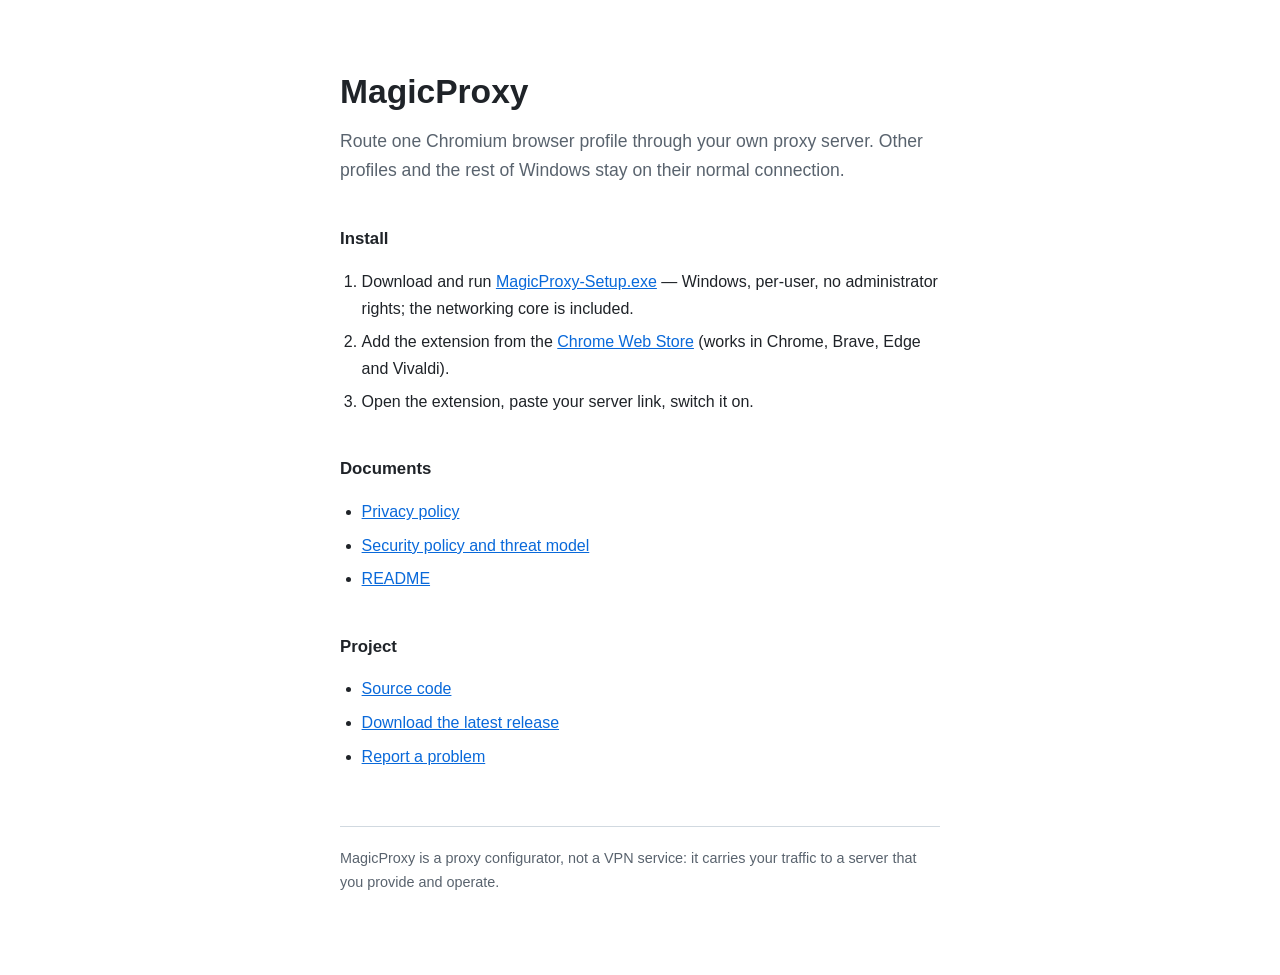
<file: docs/index.html>
<!DOCTYPE html>
<!--
  Landing page for GitHub Pages (Settings -> Pages -> main / /docs). Without an
  index the site root returns 404, which looks broken to anyone who trims the
  privacy-policy URL back to the domain — including a store reviewer.
-->
<html lang="en">
<head>
<meta charset="utf-8">
<meta name="viewport" content="width=device-width, initial-scale=1">
<title>MagicProxy</title>
<meta name="description" content="Route one Chromium browser profile through your own proxy server. Other profiles and the rest of Windows stay direct.">
<style>
  :root {
    --bg: #ffffff; --fg: #1f2328; --muted: #59636e;
    --link: #0969da; --rule: #d1d9e0;
  }
  @media (prefers-color-scheme: dark) {
    :root {
      --bg: #0d1117; --fg: #e6edf3; --muted: #9198a1;
      --link: #4493f8; --rule: #3d444d;
    }
  }
  * { box-sizing: border-box; }
  body {
    margin: 0 auto; padding: 4rem 1.25rem 5rem; max-width: 40rem;
    background: var(--bg); color: var(--fg);
    font: 16px/1.65 -apple-system, BlinkMacSystemFont, "Segoe UI", Helvetica, Arial, sans-serif;
  }
  h1 { font-size: 2.1rem; margin: 0 0 .5rem; }
  .lede { font-size: 1.1rem; color: var(--muted); margin: 0 0 2.5rem; }
  h2 { font-size: 1.05rem; margin: 2.5rem 0 .6rem; }
  a { color: var(--link); }
  ul, ol { padding-left: 1.35rem; }
  li { margin: .45rem 0; }
  footer {
    margin-top: 3.5rem; padding-top: 1.25rem; border-top: 1px solid var(--rule);
    color: var(--muted); font-size: .9rem;
  }
</style>
</head>
<body>

<h1>MagicProxy</h1>
<p class="lede">
  Route one Chromium browser profile through your own proxy server. Other profiles
  and the rest of Windows stay on their normal connection.
</p>

<h2>Install</h2>
<ol>
  <li>Download and run <a href="https://github.com/MagicMaxLabs/MagicProxy/releases/latest/download/MagicProxy-Setup.exe">MagicProxy-Setup.exe</a>
    — Windows, per-user, no administrator rights; the networking core is included.</li>
  <li>Add the extension from the
    <a href="https://chromewebstore.google.com/detail/gpkpglcfdlodjbabgjackonmfpemaomg">Chrome Web Store</a>
    (works in Chrome, Brave, Edge and Vivaldi).</li>
  <li>Open the extension, paste your server link, switch it on.</li>
</ol>

<h2>Documents</h2>
<ul>
  <li><a href="./privacy.html">Privacy policy</a></li>
  <li><a href="https://github.com/MagicMaxLabs/MagicProxy/blob/main/SECURITY.md">Security policy and threat model</a></li>
  <li><a href="https://github.com/MagicMaxLabs/MagicProxy/blob/main/README.md">README</a></li>
</ul>

<h2>Project</h2>
<ul>
  <li><a href="https://github.com/MagicMaxLabs/MagicProxy">Source code</a></li>
  <li><a href="https://github.com/MagicMaxLabs/MagicProxy/releases/latest">Download the latest release</a></li>
  <li><a href="https://github.com/MagicMaxLabs/MagicProxy/issues">Report a problem</a></li>
</ul>

<footer>
  MagicProxy is a proxy configurator, not a VPN service: it carries your traffic to
  a server that you provide and operate.
</footer>

</body>
</html>
</file>
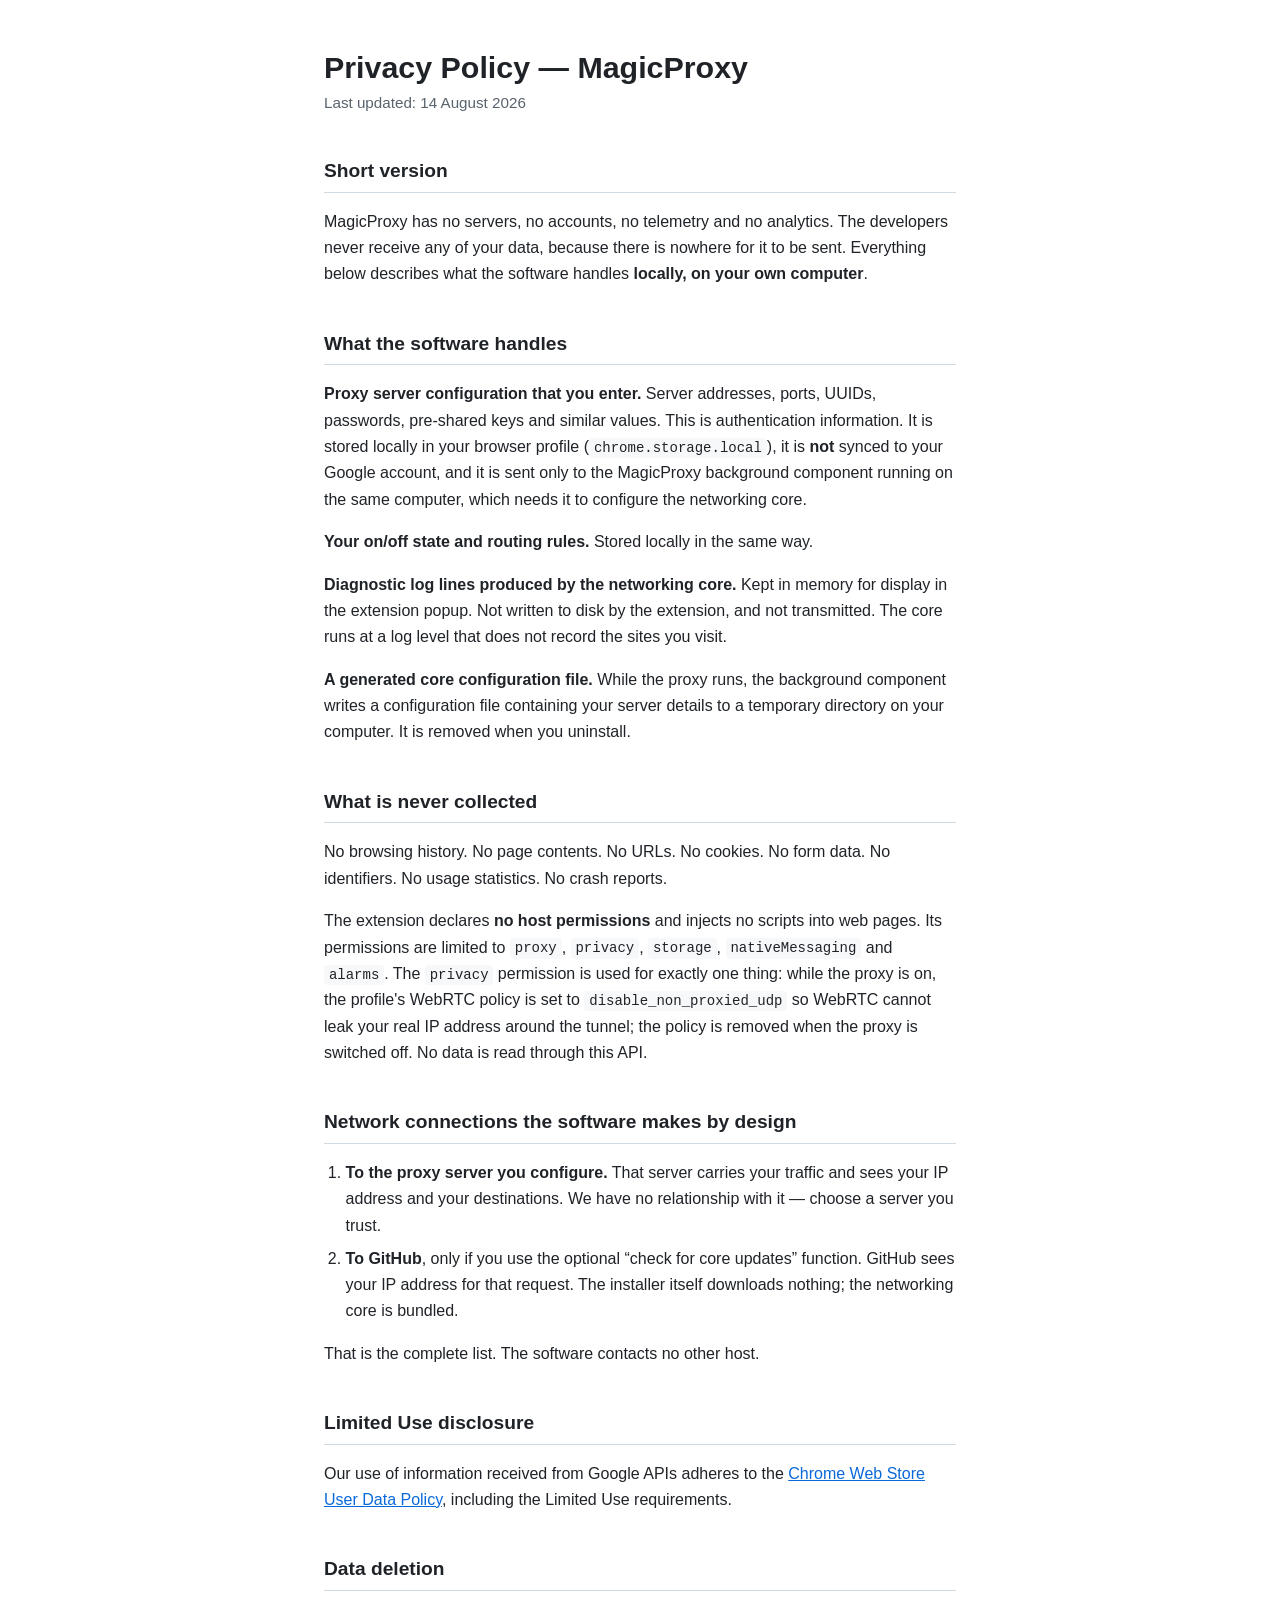
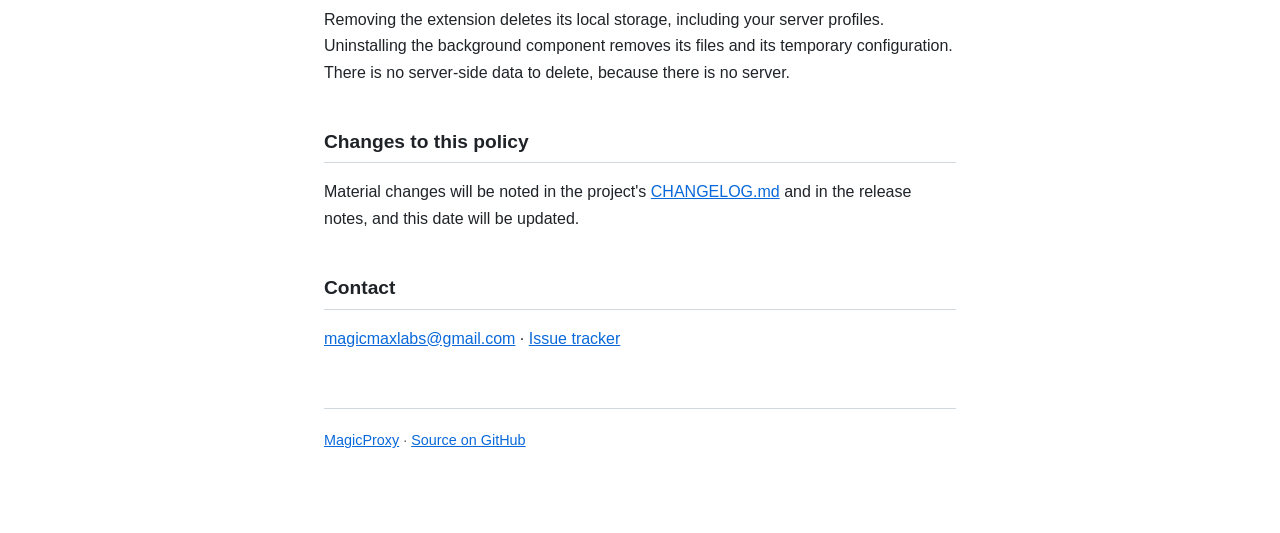
<file: docs/privacy.html>
<!DOCTYPE html>
<!--
  Published rendering of the repository's PRIVACY.md, kept as plain HTML on
  purpose: GitHub Pages only runs a Markdown file through Jekyll when it carries
  YAML front matter, so a .md file here would be served as raw text. The Chrome
  Web Store requires a privacy policy URL that renders as a page, so this file is
  the canonical published copy. When PRIVACY.md changes, change this too.
-->
<html lang="en">
<head>
<meta charset="utf-8">
<meta name="viewport" content="width=device-width, initial-scale=1">
<title>Privacy Policy — MagicProxy</title>
<style>
  :root {
    --bg: #ffffff; --fg: #1f2328; --muted: #59636e;
    --link: #0969da; --rule: #d1d9e0; --mark: #f6f8fa;
  }
  @media (prefers-color-scheme: dark) {
    :root {
      --bg: #0d1117; --fg: #e6edf3; --muted: #9198a1;
      --link: #4493f8; --rule: #3d444d; --mark: #161b22;
    }
  }
  * { box-sizing: border-box; }
  body {
    margin: 0 auto; padding: 3rem 1.25rem 5rem; max-width: 42rem;
    background: var(--bg); color: var(--fg);
    font: 16px/1.65 -apple-system, BlinkMacSystemFont, "Segoe UI", Helvetica, Arial, sans-serif;
  }
  h1 { font-size: 1.9rem; line-height: 1.25; margin: 0 0 .25rem; }
  h2 {
    font-size: 1.2rem; margin: 2.5rem 0 .75rem;
    padding-bottom: .3rem; border-bottom: 1px solid var(--rule);
  }
  a { color: var(--link); }
  code {
    background: var(--mark); padding: .15em .35em; border-radius: 4px;
    font: .875em ui-monospace, SFMono-Regular, Consolas, monospace;
  }
  .updated { color: var(--muted); margin: 0 0 2rem; font-size: .95rem; }
  ol, ul { padding-left: 1.35rem; }
  li { margin: .4rem 0; }
  footer {
    margin-top: 3.5rem; padding-top: 1.25rem; border-top: 1px solid var(--rule);
    color: var(--muted); font-size: .9rem;
  }
</style>
</head>
<body>

<h1>Privacy Policy — MagicProxy</h1>
<p class="updated">Last updated: 14 August 2026</p>

<h2>Short version</h2>
<p>
  MagicProxy has no servers, no accounts, no telemetry and no analytics. The
  developers never receive any of your data, because there is nowhere for it to be
  sent. Everything below describes what the software handles <strong>locally, on
  your own computer</strong>.
</p>

<h2>What the software handles</h2>
<p>
  <strong>Proxy server configuration that you enter.</strong> Server addresses,
  ports, UUIDs, passwords, pre-shared keys and similar values. This is
  authentication information. It is stored locally in your browser profile
  (<code>chrome.storage.local</code>), it is <strong>not</strong> synced to your
  Google account, and it is sent only to the MagicProxy background component
  running on the same computer, which needs it to configure the networking core.
</p>
<p>
  <strong>Your on/off state and routing rules.</strong> Stored locally in the same
  way.
</p>
<p>
  <strong>Diagnostic log lines produced by the networking core.</strong> Kept in
  memory for display in the extension popup. Not written to disk by the extension,
  and not transmitted. The core runs at a log level that does not record the sites
  you visit.
</p>
<p>
  <strong>A generated core configuration file.</strong> While the proxy runs, the
  background component writes a configuration file containing your server details
  to a temporary directory on your computer. It is removed when you uninstall.
</p>

<h2>What is never collected</h2>
<p>
  No browsing history. No page contents. No URLs. No cookies. No form data. No
  identifiers. No usage statistics. No crash reports.
</p>
<p>
  The extension declares <strong>no host permissions</strong> and injects no
  scripts into web pages. Its permissions are limited to <code>proxy</code>,
  <code>privacy</code>, <code>storage</code>, <code>nativeMessaging</code> and
  <code>alarms</code>. The <code>privacy</code> permission is used for exactly
  one thing: while the proxy is on, the profile's WebRTC policy is set to
  <code>disable_non_proxied_udp</code> so WebRTC cannot leak your real IP address
  around the tunnel; the policy is removed when the proxy is switched off. No
  data is read through this API.
</p>

<h2>Network connections the software makes by design</h2>
<ol>
  <li>
    <strong>To the proxy server you configure.</strong> That server carries your
    traffic and sees your IP address and your destinations. We have no relationship
    with it — choose a server you trust.
  </li>
  <li>
    <strong>To GitHub</strong>, only if you use the optional “check for core
    updates” function. GitHub sees your IP address for that request. The installer
    itself downloads nothing; the networking core is bundled.
  </li>
</ol>
<p>That is the complete list. The software contacts no other host.</p>

<h2>Limited Use disclosure</h2>
<p>
  Our use of information received from Google APIs adheres to the
  <a href="https://developer.chrome.com/docs/webstore/program-policies/user-data-faq">Chrome
  Web Store User Data Policy</a>, including the Limited Use requirements.
</p>

<h2>Data deletion</h2>
<p>
  Removing the extension deletes its local storage, including your server profiles.
  Uninstalling the background component removes its files and its temporary
  configuration. There is no server-side data to delete, because there is no server.
</p>

<h2>Changes to this policy</h2>
<p>
  Material changes will be noted in the project's
  <a href="https://github.com/MagicMaxLabs/MagicProxy/blob/main/CHANGELOG.md">CHANGELOG.md</a>
  and in the release notes, and this date will be updated.
</p>

<h2>Contact</h2>
<p>
  <a href="mailto:magicmaxlabs@gmail.com">magicmaxlabs@gmail.com</a> ·
  <a href="https://github.com/MagicMaxLabs/MagicProxy/issues">Issue tracker</a>
</p>

<footer>
  <a href="./">MagicProxy</a> ·
  <a href="https://github.com/MagicMaxLabs/MagicProxy">Source on GitHub</a>
</footer>

</body>
</html>
</file>
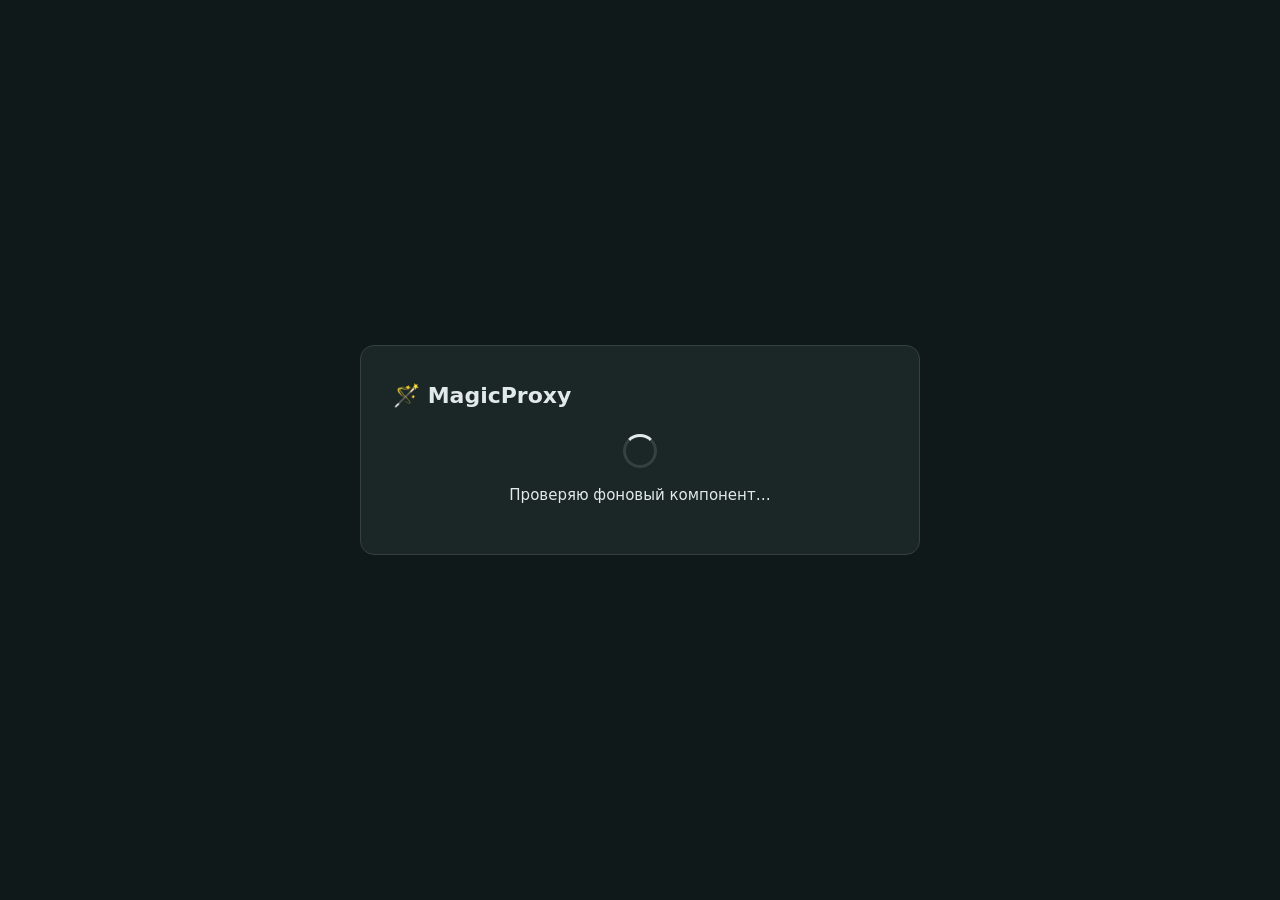
<file: extension/src/onboarding/onboarding.html>
<!DOCTYPE html>
<html lang="ru">
  <head>
    <meta charset="utf-8" />
    <meta name="viewport" content="width=device-width, initial-scale=1" />
    <link rel="stylesheet" href="onboarding.css" />
    <title>MagicProxy — установка</title>
  </head>
  <body>
    <div class="card">
      <h1>🪄 MagicProxy</h1>

      <!-- 1. Проверка -->
      <div id="checking" class="state">
        <div class="spinner"></div>
        <p data-i18n="obChecking">Проверяю фоновый компонент…</p>
      </div>

      <!-- 2. Всё готово — это же и есть экран первого запуска -->
      <div id="ready" class="state hidden">
        <div class="badge badge--ok">✓</div>
        <h2 data-i18n="obReadyTitle">Всё установлено</h2>
        <p class="muted" id="hostInfo"></p>

        <ol class="steps">
          <li data-i18n-html="obStep1">
            <b>Закрепи иконку 🪄 на панели.</b> Нажми на пазл
            <span class="key">🧩</span> справа от адресной строки и щёлкни булавку
            рядом с MagicProxy. Иначе индикатор вкл/выкл будет не виден.
          </li>
          <li data-i18n-html="obStep2">
            <b>Добавь свой сервер.</b> Вставь ссылку — поддерживаются
            <code>vless://</code>, <code>vmess://</code>, <code>trojan://</code>,
            <code>ss://</code>, <code>hysteria2://</code>, <code>tuic://</code>,
            <code>anytls://</code>, <code>ssh://</code>, <code>socks5://</code>,
            <code>http(s)://</code> и base64-подписки.
          </li>
        </ol>

        <textarea id="quickImport" rows="3" placeholder="vless://…"></textarea>
        <div class="actions">
          <button id="quickImportBtn" data-i18n="quickImportBtn">Добавить сервер</button>
          <button id="openOptions" class="btn--secondary" data-i18n="openOptions">Открыть настройки</button>
        </div>
        <p id="quickImportMsg" class="hint"></p>

        <details>
          <summary data-i18n="obNoLinkSummary">У меня ещё нет ссылки</summary>
          <p class="hint" data-i18n-html="obNoLinkBody">
            MagicProxy не даёт серверов — он подключается к <b>твоему</b>. Ссылку
            обычно берут одним из двух способов: поднимают сервер на своём VPS
            (у Xray и sing-box есть скрипты установки в одну команду) либо получают
            у провайдера, который такие серверы продаёт. Формат ссылки при этом
            одинаковый — её просто вставляют сюда.
          </p>
        </details>
      </div>

      <!-- 3. Хост не установлен -->
      <div id="missing" class="state hidden">
        <div class="badge badge--warn">!</div>
        <h2 data-i18n="obMissingTitle">Остался один шаг</h2>
        <p data-i18n="obMissingBody1">
          Расширение из песочницы браузера не может само передавать трафик по
          VLESS — этим занимается небольшой фоновый компонент. Его нужно
          установить один раз.
        </p>
        <p class="muted" data-i18n="obMissingBody2">
          Внутри установщика уже всё есть: и сам компонент, и сетевое ядро.
          Интернет для установки не нужен, ничего доскачивать не придётся.
        </p>

        <div class="actions">
          <a id="downloadBtn" class="btn" href="#" target="_blank" rel="noopener" data-i18n="downloadBtn">Скачать установщик</a>
          <button id="recheckMissing" class="btn--secondary" data-i18n="recheckBtn">Проверить снова</button>
        </div>
        <p class="hint" id="mirrorsLabel" data-i18n="mirrorsLabel">Если ссылка не открывается, попробуй зеркало:</p>
        <p class="hint" id="mirrors"></p>

        <p class="hint" data-i18n-html="obSmartScreen">
          Windows покажет синее окно «Windows защитила ваш компьютер» — это
          обычное предупреждение для программ без платной подписи. Нажми
          <b>«Подробнее» → «Выполнить в любом случае»</b>. Контрольную сумму файла
          можно сверить на странице релиза.
        </p>
        <p class="hint" data-i18n="obAutoNotice">Запусти установщик — эта страница сама всё заметит.</p>

        <details>
          <summary data-i18n="obFromSourceSummary">Ставлю из исходников</summary>
          <p class="hint" data-i18n-html="obFromSourceBody">Запусти <code>setup.bat</code> в корне проекта.</p>
        </details>
      </div>

      <!-- 4. Хост есть, но ядро недоступно (антивирус/повреждённая установка) -->
      <div id="coreBlocked" class="state hidden">
        <div class="badge badge--warn">!</div>
        <h2 data-i18n="obCoreTitle">Фоновый компонент есть, но сетевое ядро не запускается</h2>
        <p data-i18n-html="obCoreBody1">
          Чаще всего это антивирус: прокси-утилиты попадают под эвристики и
          <code>sing-box.exe</code> отправляется в карантин. Файл при этом
          установлен, докачивать ничего не нужно.
        </p>
        <p class="muted" data-i18n="obCoreBody2">
          Проверь карантин антивируса и добавь папку MagicProxy в исключения,
          затем нажми «Проверить снова». Если не помогло — переустанови.
        </p>
        <div class="actions">
          <button id="recheckCore" data-i18n="recheckBtn">Проверить снова</button>
        </div>
      </div>

      <p id="statusLine" class="hint centered"></p>
    </div>

    <script type="module" src="onboarding.js"></script>
  </body>
</html>
</file>
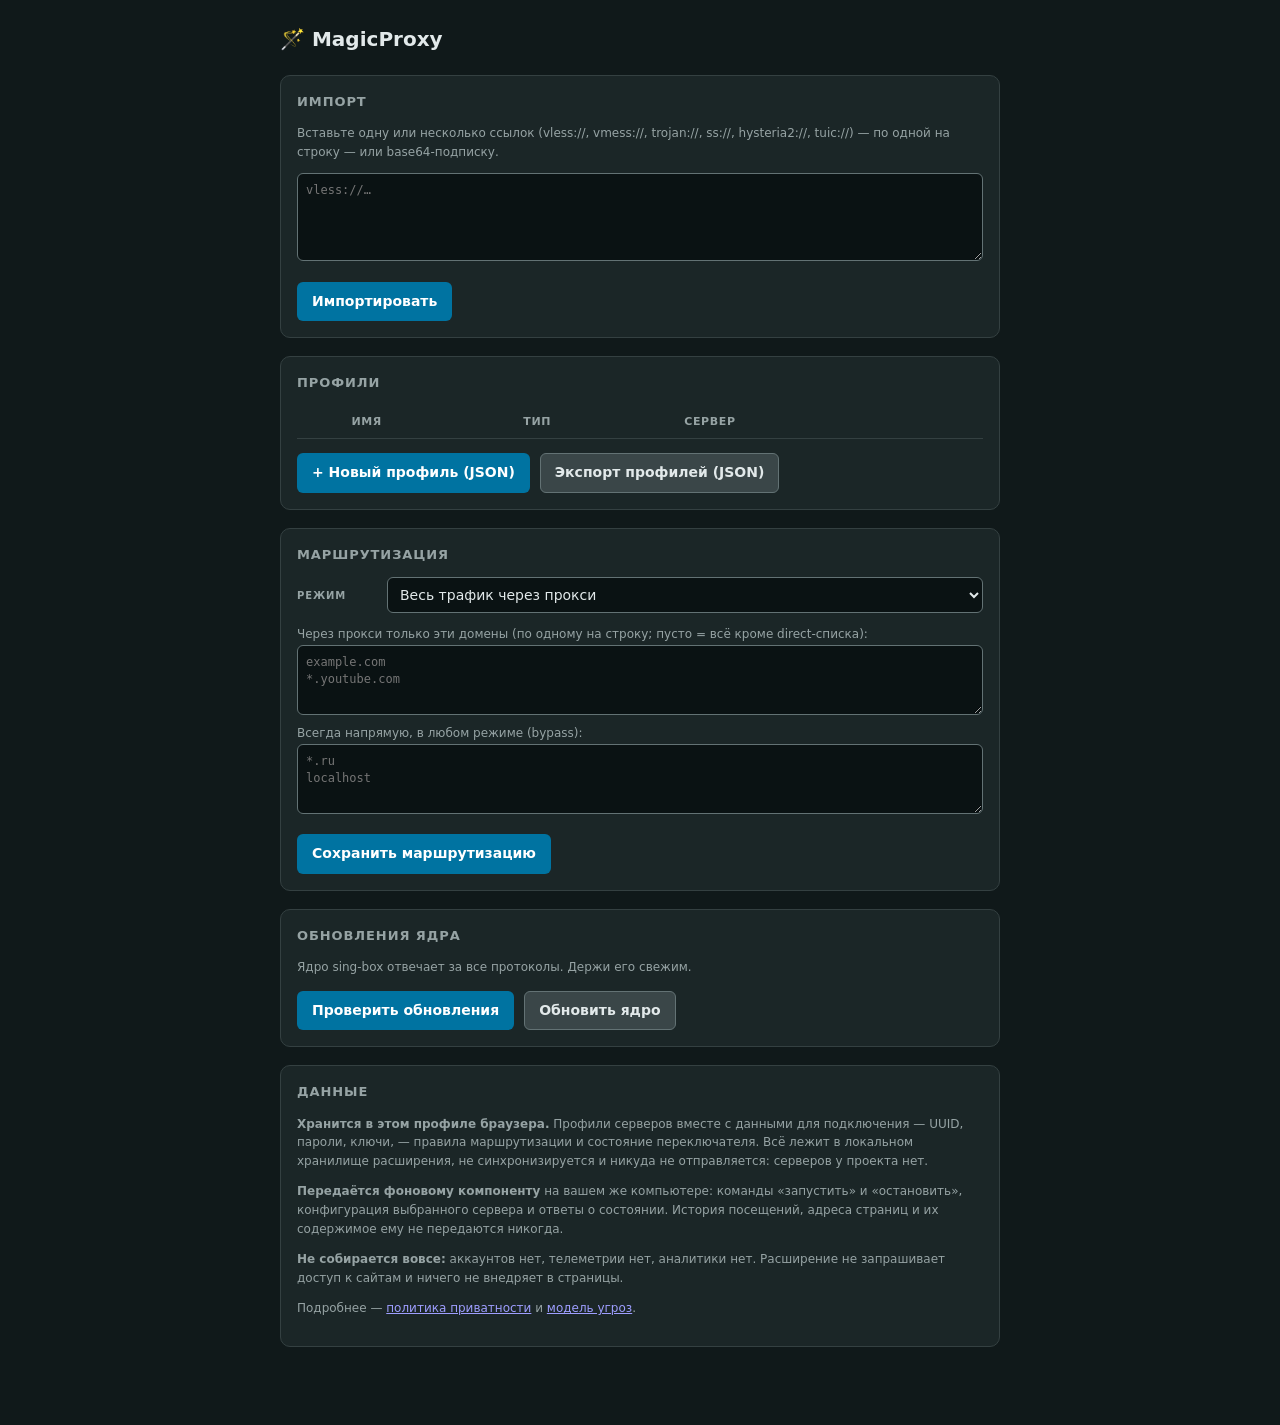
<file: extension/src/options/options.html>
<!DOCTYPE html>
<html lang="ru">
  <head>
    <meta charset="utf-8" />
    <meta name="viewport" content="width=device-width, initial-scale=1" />
    <link rel="stylesheet" href="options.css" />
    <title>MagicProxy</title>
  </head>
  <body>
    <h1>🪄 MagicProxy</h1>

    <section>
      <h2 data-i18n="importTitle">Импорт</h2>
      <p class="hint" data-i18n="importHint">
        Вставьте одну или несколько ссылок (vless://, vmess://, trojan://, ss://,
        hysteria2://, tuic://) — по одной на строку — или base64-подписку.
      </p>
      <textarea id="importBox" rows="4" placeholder="vless://…"></textarea>
      <div class="actions">
        <button id="importBtn" data-i18n="importBtn">Импортировать</button>
        <span id="importResult" class="hint"></span>
      </div>
    </section>

    <section>
      <h2 data-i18n="profilesTitle">Профили</h2>
      <table id="profileTable">
        <thead>
          <tr>
            <th></th>
            <th data-i18n="thName">Имя</th>
            <th data-i18n="thType">Тип</th>
            <th data-i18n="thServer">Сервер</th>
            <th></th>
          </tr>
        </thead>
        <tbody id="profileBody"></tbody>
      </table>
      <div class="actions">
        <button id="addBtn" data-i18n="addBtn">+ Новый профиль (JSON)</button>
        <button id="exportBtn" class="secondary" data-i18n="exportBtn">Экспорт профилей (JSON)</button>
        <span id="exportResult" class="hint"></span>
      </div>
    </section>

    <section>
      <h2 data-i18n="routingTitle">Маршрутизация</h2>
      <div class="row">
        <label data-i18n="routingModeLabel">Режим</label>
        <select id="routingMode">
          <option value="all" data-i18n="routingModeAll">Весь трафик через прокси</option>
          <option value="rules" data-i18n="routingModeRules">По правилам (PAC)</option>
        </select>
      </div>
      <div id="proxyOnlyFields">
        <label class="hint" data-i18n="proxyDomainsLabel">Через прокси только эти домены (по одному на строку; пусто = всё кроме direct-списка):</label>
        <textarea id="proxyDomains" rows="3" placeholder="example.com&#10;*.youtube.com"></textarea>
      </div>
      <label class="hint" data-i18n="directDomainsLabel">Всегда напрямую, в любом режиме (bypass):</label>
      <textarea id="directDomains" rows="3" placeholder="*.ru&#10;localhost"></textarea>
      <div class="actions">
        <button id="saveRoutingBtn" data-i18n="saveRoutingBtn">Сохранить маршрутизацию</button>
        <span id="routingResult" class="hint"></span>
      </div>
    </section>

    <section>
      <h2 data-i18n="updatesTitle">Обновления ядра</h2>
      <p class="hint" data-i18n="updatesHint">Ядро sing-box отвечает за все протоколы. Держи его свежим.</p>
      <div class="actions">
        <button id="checkUpdateBtn" data-i18n="checkUpdateBtn">Проверить обновления</button>
        <button id="updateCoreBtn" class="secondary" disabled data-i18n="updateCoreBtn">Обновить ядро</button>
        <span id="updateResult" class="hint"></span>
      </div>
    </section>

    <!-- Раскрытие обращения с данными. Требуется правилами магазина с 1 августа
         2026: описание в листинге его НЕ заменяет, раскрытие должно быть внутри
         самого расширения. -->
    <section>
      <h2 data-i18n="dataTitle">Данные</h2>
      <p class="hint" data-i18n-html="dataStored">
        <strong>Хранится в этом профиле браузера.</strong> Профили серверов вместе с
        данными для подключения — UUID, пароли, ключи, — правила маршрутизации и
        состояние переключателя. Всё лежит в локальном хранилище расширения, не
        синхронизируется и никуда не отправляется: серверов у проекта нет.
      </p>
      <p class="hint" data-i18n-html="dataPassed">
        <strong>Передаётся фоновому компоненту</strong> на вашем же компьютере:
        команды «запустить» и «остановить», конфигурация выбранного сервера и ответы
        о состоянии. История посещений, адреса страниц и их содержимое ему не
        передаются никогда.
      </p>
      <p class="hint" data-i18n-html="dataNever">
        <strong>Не собирается вовсе:</strong> аккаунтов нет, телеметрии нет,
        аналитики нет. Расширение не запрашивает доступ к сайтам и ничего не внедряет
        в страницы.
      </p>
      <p class="hint">
        <span data-i18n="dataMoreLead">Подробнее — </span><a id="privacyLink" href="#" data-i18n="dataMorePrivacy">политика приватности</a><span data-i18n="dataMoreAnd"> и </span><a id="securityLink" href="#" data-i18n="dataMoreSecurity">модель угроз</a>.
      </p>
    </section>

    <!-- JSON editor modal -->
    <div id="editorOverlay" class="overlay hidden">
      <div class="modal">
        <h3 id="editorTitle">Профиль</h3>
        <div class="row">
          <label for="editorType" data-i18n="editorTemplateLabel">Шаблон</label>
          <select id="editorType">
            <option value="" data-i18n="editorTemplatePlaceholder">— вставить шаблон типа —</option>
            <option value="vless">VLESS + Reality</option>
            <option value="vless-ws">VLESS + WS + TLS</option>
            <option value="vmess">VMess</option>
            <option value="trojan">Trojan</option>
            <option value="shadowsocks">Shadowsocks</option>
            <option value="shadowtls">Shadowsocks + ShadowTLS</option>
            <option value="hysteria2">Hysteria2</option>
            <option value="hysteria">Hysteria v1</option>
            <option value="tuic">TUIC</option>
            <option value="anytls">AnyTLS</option>
            <option value="wireguard">WireGuard</option>
            <option value="ssh">SSH</option>
            <option value="socks">SOCKS5 / SOCKS4</option>
            <option value="http" data-i18n="optHttpProxy">HTTP / HTTPS прокси</option>
          </select>
        </div>
        <textarea id="editorJson" rows="18" spellcheck="false"></textarea>
        <div class="actions">
          <button id="editorTest" data-i18n="editorTest">Проверить конфиг</button>
          <button id="editorSave" data-i18n="editorSave">Сохранить</button>
          <button id="editorCancel" class="secondary" data-i18n="editorCancel">Отмена</button>
          <span id="editorResult" class="hint"></span>
        </div>
      </div>
    </div>

    <script type="module" src="options.js"></script>
  </body>
</html>
</file>
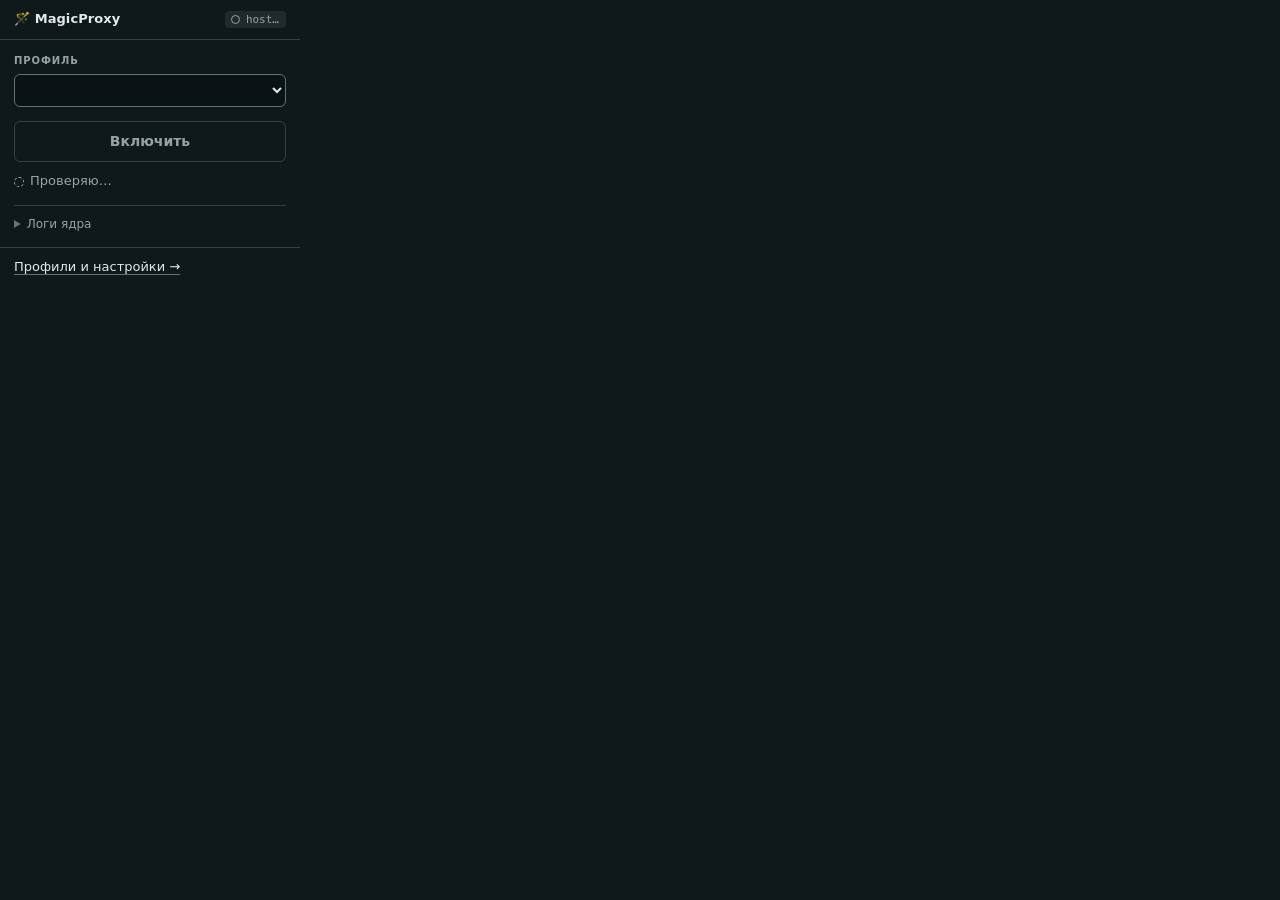
<file: extension/src/popup/popup.html>
<!DOCTYPE html>
<html lang="ru">
  <head>
    <meta charset="utf-8" />
    <meta name="viewport" content="width=device-width, initial-scale=1" />
    <link rel="stylesheet" href="popup.css" />
    <title>MagicProxy</title>
  </head>
  <body>
    <header>
      <span class="logo">🪄 MagicProxy</span>
      <span id="hostStatus" class="pill pill--muted" title="Native host">host…</span>
    </header>

    <main>
      <button id="hostBanner" class="banner hidden"></button>

      <div class="row">
        <label for="profileSelect" data-i18n="profileLabel">Профиль</label>
        <select id="profileSelect"></select>
      </div>

      <!-- Starts disabled: until intent is read from storage the label would be
           wrong, and clicking would fire enable() at a user who wanted off. -->
      <button id="toggleBtn" class="toggle toggle--off" disabled data-i18n="toggleOff">Включить</button>

      <!-- Нейтральное начальное значение. Зашитое сюда «Выключено» держалось до
           конца опроса хоста и врало включённому пользователю. -->
      <div id="statusLine" class="status" data-i18n="checking">Проверяю…</div>

      <details class="logs">
        <summary data-i18n="coreLogs">Логи ядра</summary>
        <pre id="logView"></pre>
      </details>
    </main>

    <footer>
      <a id="optionsLink" href="#" data-i18n="optionsLink">Профили и настройки →</a>
    </footer>

    <script type="module" src="popup.js"></script>
  </body>
</html>
</file>
<file: extension/src/onboarding/onboarding.css>
@charset "UTF-8";

/* Палитра общая с popup.css — там же её вывод и обоснование. */
:root {
  color-scheme: dark;
  --ink: #0a1213;
  --bg: #10191a;
  --panel: #1b2627;
  --off: #3a4648;
  --line: #344041;
  --edge: #637274;
  --text: #e2e9ea;
  --muted: #96a3a4;
  --on: #54dd7c;
  --warn: #f7bc50;
  --err: #f97770;
  --accent: #0073a1;
  --accent-hover: #007db0;
  --focus: #59e4f3;
  --font-ui: system-ui, "Segoe UI Variable Text", "Segoe UI", "Noto Sans", Arial, sans-serif;
  --font-mono: ui-monospace, "Cascadia Mono", Consolas, "Segoe UI Mono", "DejaVu Sans Mono", monospace;
  accent-color: var(--accent);
}
* { box-sizing: border-box; }
body {
  margin: 0;
  min-height: 100vh;
  display: flex;
  align-items: center;
  justify-content: center;
  background: var(--bg);
  color: var(--text);
  font: 15px/1.6 var(--font-ui);
  padding: 24px;
}
:focus-visible { outline: 2px solid var(--focus); outline-offset: 2px; }
.card {
  width: 560px;
  max-width: 100%;
  background: var(--panel);
  border: 1px solid var(--line);
  border-radius: 14px;
  padding: 32px;
}
h1 { font-size: 22px; margin: 0 0 20px; }
/* Заголовки здесь — фразы («Фоновый компонент есть, но ядро не запускается»),
   поэтому это настоящий заголовок, а не набранная капителью подпись раздела. */
h2 { font-size: 18px; line-height: 1.35; margin: 6px 0 10px; }
p { color: var(--text); }
.hint { color: var(--muted); font-size: 13px; }
.state { text-align: center; }
.hidden { display: none !important; }
ol { text-align: left; color: var(--text); padding-left: 20px; }
ol li { margin: 6px 0; }
.badge {
  width: 52px; height: 52px; line-height: 52px;
  border-radius: 50%;
  font-size: 26px; font-weight: 700;
  margin: 0 auto 6px;
}
.badge--ok { background: rgba(84, 221, 124, .15); color: var(--on); }
.badge--warn { background: rgba(247, 188, 80, .15); color: var(--warn); }
.actions { display: flex; gap: 12px; justify-content: center; margin: 18px 0 6px; flex-wrap: wrap; }
.btn, button {
  display: inline-block;
  background: var(--accent);
  color: #fff;
  border: 1px solid transparent;
  border-radius: 8px;
  padding: 11px 20px;
  font: inherit;
  font-weight: 600;
  cursor: pointer;
  text-decoration: none;
  transition: background-color .12s ease, border-color .12s ease;
}
/* Явный оттенок вместо filter: brightness(1.1) — та осветляла заливку до 4.45:1
   под белым текстом. */
/* :not(:disabled) — в Chromium :hover срабатывает и на выключенной кнопке. */
.btn:not(:disabled):hover, button:not(:disabled):hover { background: var(--accent-hover); }
button:disabled { background: var(--bg); border-color: var(--line); color: var(--muted); cursor: default; }
/* Заливка --off даёт к фону 1.83:1, границу элемента несёт контур. */
.btn--secondary { background: var(--off); border-color: var(--edge); color: var(--text); }
.btn--secondary:not(:disabled):hover { background: #465254; }
.spinner {
  width: 34px; height: 34px;
  border: 3px solid var(--line);
  border-top-color: var(--text);
  border-radius: 50%;
  margin: 0 auto 12px;
  animation: spin 0.8s linear infinite;
}
@keyframes spin { to { transform: rotate(360deg); } }
.muted { color: var(--muted); }
.centered { text-align: center; }
.steps {
  text-align: left;
  color: var(--text);
  padding-left: 20px;
  margin: 14px 0;
}
.steps li { margin: 10px 0; }
.key {
  display: inline-block;
  padding: 0 5px;
  border: 1px solid var(--edge);
  border-radius: 4px;
  background: var(--ink);
  font-family: var(--font-mono);
  font-size: .92em;
}
textarea {
  width: 100%;
  margin-top: 6px;
  background: var(--ink);
  color: var(--text);
  border: 1px solid var(--edge);
  border-radius: 6px;
  padding: 8px;
  font: 12px/1.45 var(--font-mono);
  resize: vertical;
}
.ok { color: var(--on); }
.bad { color: var(--err); }
/* --accent как текст даёт 2.93:1 на панели — ссылка держится подчёркиванием. */
#mirrors a {
  color: var(--text);
  text-decoration: underline;
  text-decoration-color: var(--edge);
  text-underline-offset: 3px;
}
#mirrors a:hover { text-decoration-color: currentColor; }

details { text-align: left; margin-top: 18px; }
summary { cursor: pointer; color: var(--muted); }
summary::marker { color: var(--edge); }
code { background: var(--ink); padding: 1px 6px; border-radius: 4px; font-family: var(--font-mono); font-size: .92em; }

/* Крутящийся индикатор — единственная непрерывная анимация в интерфейсе.
   Убирать её целиком нельзя (это сигнал «идёт проверка»), поэтому вращение
   заменяется затуханием. */
@media (prefers-reduced-motion: reduce) {
  .spinner { animation: fade 1.6s ease-in-out infinite; }
  @keyframes fade { 50% { opacity: .35; } }
  .btn, button, .btn--secondary { transition-duration: 0.01ms; }
}
</file>
<file: extension/src/options/options.css>
@charset "UTF-8";

/* Палитра общая с popup.css — там же её вывод и обоснование. */
:root {
  color-scheme: dark;
  --ink: #0a1213;
  --bg: #10191a;
  --panel: #1b2627;
  --off: #3a4648;
  --line: #344041;
  --edge: #637274;
  --text: #e2e9ea;
  --muted: #96a3a4;
  --on: #54dd7c;
  --err: #f97770;
  --accent: #0073a1;
  --accent-hover: #007db0;
  --focus: #59e4f3;
  --font-ui: system-ui, "Segoe UI Variable Text", "Segoe UI", "Noto Sans", Arial, sans-serif;
  --font-mono: ui-monospace, "Cascadia Mono", Consolas, "Segoe UI Mono", "DejaVu Sans Mono", monospace;
  accent-color: var(--accent);
}
* { box-sizing: border-box; }
body {
  max-width: 760px;
  margin: 0 auto;
  padding: 24px 20px 60px;
  font: 14px/1.55 var(--font-ui);
  background: var(--bg);
  color: var(--text);
}
:focus-visible { outline: 2px solid var(--focus); outline-offset: 2px; }
h1 { font-size: 20px; margin: 0 0 20px; }
h2 { font-size: 13px; font-weight: 600; letter-spacing: .07em; text-transform: uppercase; color: var(--muted); margin: 0 0 12px; }
section {
  background: var(--panel);
  border: 1px solid var(--line);
  border-radius: 10px;
  padding: 16px;
  margin-bottom: 18px;
}
.hint { color: var(--muted); font-size: 12px; }
textarea, input, select {
  width: 100%;
  background: var(--ink);
  color: var(--text);
  border: 1px solid var(--edge);
  border-radius: 6px;
  padding: 8px;
  font: inherit;
}
textarea { font-family: var(--font-mono); font-size: 12px; line-height: 1.45; resize: vertical; }
.row { display: flex; align-items: center; gap: 10px; margin-bottom: 10px; }
/* Тот же приём, что у подписи поля в попапе: набор капителью с разрядкой.
   Кириллица в Segoe UI это выдерживает, а размер подписи перестаёт спорить
   со значением. */
.row label {
  min-width: 80px;
  color: var(--muted);
  font-size: 10px;
  font-weight: 600;
  letter-spacing: .09em;
  text-transform: uppercase;
}
.row select { width: auto; flex: 1; }
.actions { display: flex; align-items: center; gap: 10px; margin-top: 14px; flex-wrap: wrap; }
button {
  background: var(--accent);
  color: #fff;
  border: 1px solid transparent;
  border-radius: 6px;
  padding: 8px 14px;
  cursor: pointer;
  font: inherit;
  font-weight: 600;
  transition: background-color .12s ease, border-color .12s ease;
}
/* Явный оттенок вместо filter: brightness(1.1) — та осветляла заливку до 4.45:1
   под белым текстом, то есть подсветка курсором ломала контраст. */
/* :not(:disabled) — в Chromium :hover срабатывает и на выключенной кнопке. */
button:not(:disabled):hover { background: var(--accent-hover); }
button:disabled { background: var(--bg); border-color: var(--line); color: var(--muted); cursor: default; }
/* Заливка --off даёт к фону 1.83:1, границу элемента несёт контур. */
button.secondary { background: var(--off); border-color: var(--edge); color: var(--text); }
button.secondary:not(:disabled):hover { background: #465254; }
table { width: 100%; border-collapse: collapse; }
th, td { text-align: left; padding: 8px 6px; border-bottom: 1px solid var(--line); }
th { color: var(--muted); font-weight: 600; font-size: 11px; letter-spacing: .06em; text-transform: uppercase; }
/* Адрес сервера — машинные данные, и набирается моноширинным, как в логах и в
   строке состояния. Столбец 4 задан разметкой таблицы в options.html. */
#profileBody td:nth-child(4) { font-family: var(--font-mono); font-size: 12px; }
/* --accent как текст даёт 2.93:1 на панели, поэтому действие в таблице
   опознаётся подчёркиванием, а не цветом. Опасное действие — цветом. */
td .link {
  color: var(--text);
  cursor: pointer;
  margin-right: 12px;
  text-decoration: underline;
  text-decoration-color: var(--edge);
  text-underline-offset: 3px;
}
td .link:hover { text-decoration-color: currentColor; }
td .danger { color: var(--err); }
/* «изменить» и «удалить» — настоящие кнопки (фокус, клавиатура, доступность),
   но выглядят действиями в строке таблицы: общий стиль кнопок сбрасывается. */
td button.link {
  background: none;
  border: 0;
  border-radius: 0;
  padding: 0;
  font-weight: 400;
}
td button.link:not(:disabled):hover { background: none; }
.overlay {
  position: fixed; inset: 0;
  background: rgba(0,0,0,.6);
  display: flex; align-items: center; justify-content: center;
}
.overlay.hidden { display: none; }
.modal {
  background: var(--panel);
  border: 1px solid var(--edge);
  border-radius: 10px;
  padding: 18px;
  width: 620px;
  max-width: 92vw;
}
.modal h3 { margin: 0 0 10px; }
.ok { color: var(--on); }
.bad { color: var(--err); }
</file>
<file: extension/src/popup/popup.css>
@charset "UTF-8";

/* Токены выведены на оси светлоты OKLCH и проверены расчётом контраста, а не на
   глаз. Правило палитры: холодное — штатная работа, тёплое — требует внимания.
   Нейтрали держат тон 205° при малой насыщенности: почти серые, но не стандартная
   сине-фиолетовая «тёмная админка».

   Блок :root намеренно одинаков в popup.css, options.css и onboarding.css — это
   один словарь на три поверхности. Поэтому здесь объявлены и те токены, которые
   попапу не нужны (--warn, --panel): расхождение подмножеств обошлось бы дороже,
   чем пара неиспользованных строк. Менять — во всех трёх файлах сразу. */
:root {
  color-scheme: dark;

  /* Поверхности */
  --ink: #0a1213; /* самая глубокая: логи, поле ввода */
  --bg: #10191a;
  --panel: #1b2627;
  --off: #3a4648; /* заливка неактивного состояния */

  /* Линии. --line — структура (разделители), --edge — контур органа управления:
     WCAG 1.4.11 требует для него 3:1, и старый --border давал 1.34:1. */
  --line: #344041;
  --edge: #637274;

  /* Текст */
  --text: #e2e9ea;
  --muted: #96a3a4;

  /* Состояния */
  --on: #54dd7c;
  --warn: #f7bc50;
  --err: #f97770;

  /* Действие. Раньше --accent отвечал ещё за ссылки и за состояние — теперь
     только за первичную кнопку. Ссылки опознаются подчёркиванием, состояния —
     своими цветами, фокус — своим. */
  --accent: #0073a1;
  --accent-hover: #007db0;
  --focus: #59e4f3;

  /* Ритм: шаг 4 px, пять ступеней с разными задачами. */
  --s1: 4px;
  --s2: 6px;
  --s3: 10px;
  --s4: 14px;

  /* Радиус закреплён за ролью, а не за размером. Пилюль 999px больше нет. */
  --r-tag: 4px;
  --r-control: 6px;
  --r-panel: 10px;

  /* Интерфейс русский. system-ui на Windows — Segoe UI: кириллица полная, все
     нужные начертания есть. Noto Sans — запасной вариант для Linux-сборок
     Chromium, где system-ui может отдать шрифт без кириллицы. */
  --font-ui: system-ui, "Segoe UI Variable Text", "Segoe UI", "Noto Sans", Arial,
    sans-serif;
  --font-mono: ui-monospace, "Cascadia Mono", Consolas, "Segoe UI Mono",
    "DejaVu Sans Mono", monospace;

  accent-color: var(--accent);
}

* {
  box-sizing: border-box;
}

body {
  width: 300px;
  margin: 0;
  font: 13px/1.45 var(--font-ui);
  background: var(--bg);
  color: var(--text);
  /* Кириллица в Segoe UI при 13px выигрывает от чуть большего интерлиньяжа, чем
     латиница: у неё выше x-height и почти нет выносных элементов. */
}

/* Одна видимая обводка фокуса на все элементы. Проверено: 11.75:1 на --bg,
   3.48:1 поверх заливки --accent. */
:focus-visible {
  outline: 2px solid var(--focus);
  outline-offset: 2px;
}

/* --- Шапка --------------------------------------------------------------- */

header {
  display: flex;
  align-items: center;
  justify-content: space-between;
  gap: var(--s3);
  padding: var(--s3) var(--s4);
  border-bottom: 1px solid var(--line);
}

.logo {
  font-weight: 600;
  letter-spacing: 0.005em;
}

/* --- Метка фонового компонента ------------------------------------------- */

/* Была пилюля «белым по заливке» — три провала контраста из трёх. Схема
   перевёрнута: подложка это цвет состояния на 12–16%, текст — сам цвет.
   Тот же приём уже применялся в onboarding.css у .badge, так что это
   переиспользование своего примитива, а не новая сущность. */
.pill {
  display: inline-flex;
  align-items: center;
  gap: var(--s2);
  padding: 3px 7px 3px 6px;
  border-radius: var(--r-tag);
  background: #202a2b;
  color: var(--muted);
  font: 11px/1 var(--font-mono);
  font-variant-numeric: tabular-nums;
  cursor: default;
}

/* Маркер рисуется CSS, а не глифом: состояние различается формой (кольцо /
   диск / треугольник), а не только цветом, и не зависит от покрытия шрифта. */
.pill::before {
  content: "";
  width: 7px;
  height: 7px;
  flex: none;
  border-radius: 50%;
  border: 1.5px solid currentColor;
}

.pill--ok {
  background: #1b382a;
  color: var(--on);
}
.pill--ok::before {
  border: none;
  background: currentColor;
}

.pill--err {
  background: #352828;
  color: var(--err);
  cursor: pointer;
}
.pill--err::before {
  border: none;
  border-radius: 0;
  background: currentColor;
  clip-path: polygon(50% 0, 100% 100%, 0 100%);
}

.pill--muted {
  background: #202a2b;
  color: var(--muted);
}

/* --- Содержимое ---------------------------------------------------------- */

main {
  padding: var(--s4);
}

/* Подпись стоит над полем, а не слева: прежние 54px подписи съедали пятую часть
   300-пиксельного попапа, и длинные имена профилей обрезались. */
.row {
  display: flex;
  flex-direction: column;
  gap: var(--s2);
  margin: 0 0 var(--s4);
}

.row label {
  font-size: 10px;
  font-weight: 600;
  letter-spacing: 0.09em;
  text-transform: uppercase;
  color: var(--muted);
}

select {
  width: 100%;
  background: var(--ink);
  color: var(--text);
  border: 1px solid var(--edge);
  border-radius: var(--r-control);
  padding: 7px 8px;
  font: inherit;
  transition: border-color 0.12s ease;
}
select:hover {
  border-color: var(--text);
}

/* --- Баннер восстановления ----------------------------------------------- */

.banner {
  display: block;
  width: 100%;
  margin: 0 0 var(--s4);
  padding: var(--s3);
  /* 62% — минимум, при котором граница даёт 3:1 к фону: это кнопка, её контур
     обязан быть различим. */
  border: 1px solid rgba(249, 119, 112, 0.62);
  border-radius: var(--r-control);
  background: rgba(249, 119, 112, 0.14);
  color: var(--err);
  font: inherit;
  font-size: 12px;
  text-align: left;
  cursor: pointer;
  transition: background-color 0.12s ease;
}
.banner:hover {
  background: rgba(249, 119, 112, 0.22);
}

/* --- Переключатель ------------------------------------------------------- */

.toggle {
  width: 100%;
  padding: 11px;
  font: 600 14px/1.2 var(--font-ui);
  border: 1px solid transparent;
  border-radius: var(--r-control);
  cursor: pointer;
  color: #fff;
  transition: background-color 0.12s ease, border-color 0.12s ease;
}

/* Два состояния различаются не только цветом, но и типом кнопки: залитая
   первичная — «включить», обведённая нейтральная — «выключить». Заливка --off
   даёт к фону только 1.83:1, поэтому границу элемента несёт контур (3.56:1). */
/* :not(:disabled) обязателен. В Chromium :hover срабатывает и на выключенной
   кнопке, а .toggle--off:hover и .toggle:disabled имеют равную специфичность —
   исход решал бы порядок правил в файле. Тогда наведение на недоступную кнопку
   давало бы приглушённый текст на активной заливке: 1.77:1. */
.toggle--off {
  background: var(--accent);
}
.toggle--off:not(:disabled):hover {
  background: var(--accent-hover);
}

.toggle--on {
  background: var(--off);
  border-color: var(--edge);
  color: var(--text);
}
.toggle--on:not(:disabled):hover {
  background: #465254;
}

/* opacity: 0.5 гасила контраст вместе с цветом. Недоступная кнопка вместо этого
   уходит в фон страницы — так она не спорит с рабочей «Выключить», у которой
   такая же нейтральная роль, но приподнятая заливка. Текст остаётся читаемым:
   6.86:1. */
.toggle:disabled {
  background: var(--bg);
  border-color: var(--line);
  color: var(--muted);
  cursor: default;
}

/* --- Строка состояния ---------------------------------------------------- */

/* flex-start, а не center: текст ошибки занимает две строки, и по центру маркер
   уезжал в межстрочный промежуток. margin-top выравнивает его по первой строке. */
.status {
  display: flex;
  align-items: flex-start;
  gap: var(--s2);
  margin-top: var(--s3);
  color: var(--muted);
  font-variant-numeric: tabular-nums;
}

/* Тот же словарь форм, что у метки компонента: кольцо — покой, диск — работа,
   треугольник — отказ. */
.status::before {
  content: "";
  width: 8px;
  height: 8px;
  margin-top: 5px;
  flex: none;
  border-radius: 50%;
  border: 1.5px solid currentColor;
}

/* Класс без модификатора означает проверку или восстановление связи. Пунктирное
   кольцо отличает его от покоя и при выключенной анимации — движение здесь
   дополнительный сигнал, а не единственный. */
.status:not(.status--on):not(.status--err):not(.status--off):not(.status--warn)::before {
  border-style: dashed;
  animation: pulse 1.4s ease-in-out infinite;
}

/* Прокси занят чужим расширением: не отказ, но требует внимания. Квадрат —
   четвёртая форма в том же словаре, ни с чем не путается. */
.status--warn {
  color: var(--warn);
}
.status--warn::before {
  border: none;
  border-radius: 1px;
  background: currentColor;
}

.status--off {
  color: var(--muted);
}

.status--on {
  color: var(--on);
}
.status--on::before {
  border: none;
  background: currentColor;
}

.status--err {
  color: var(--err);
}
.status--err::before {
  border: none;
  border-radius: 0;
  background: currentColor;
  clip-path: polygon(50% 0, 100% 100%, 0 100%);
}

@keyframes pulse {
  50% {
    opacity: 0.3;
  }
}

/* --- Логи ---------------------------------------------------------------- */

/* Отделены линией и отступом, а не ещё одной карточкой. */
.logs {
  margin-top: var(--s4);
  padding-top: var(--s3);
  border-top: 1px solid var(--line);
}

.logs summary {
  cursor: pointer;
  color: var(--muted);
  font-size: 12px;
  transition: color 0.12s ease;
}
.logs summary:hover {
  color: var(--text);
}
.logs summary::marker {
  color: var(--edge);
}

#logView {
  max-height: 140px;
  overflow: auto;
  background: var(--ink);
  border: 1px solid var(--edge);
  border-radius: var(--r-panel);
  padding: var(--s3);
  margin: var(--s3) 0 var(--s1);
  font: 11px/1.4 var(--font-mono);
  white-space: pre-wrap;
  overflow-wrap: anywhere; /* длинный URL в логе не должен растягивать попап */
  color: var(--muted);
  scrollbar-width: thin;
  scrollbar-color: var(--edge) var(--ink);
}

/* --- Подвал -------------------------------------------------------------- */

footer {
  padding: var(--s3) var(--s4);
  border-top: 1px solid var(--line);
}

/* Ссылка опознаётся подчёркиванием, а не цветом действия: --accent теперь
   принадлежит только кнопке. */
footer a {
  color: var(--text);
  text-decoration: underline;
  text-decoration-color: var(--edge);
  text-decoration-thickness: 1px;
  text-underline-offset: 3px;
  transition: text-decoration-color 0.12s ease;
}
footer a:hover {
  text-decoration-color: var(--text);
}

/* --- Служебное ----------------------------------------------------------- */

/* Ставится и снимается из popup.js; !important защищает от порядка правил. */
.hidden {
  display: none !important;
}

@media (prefers-reduced-motion: reduce) {
  *,
  *::before {
    animation: none !important;
    transition-duration: 0.01ms !important;
  }
}
</file>
